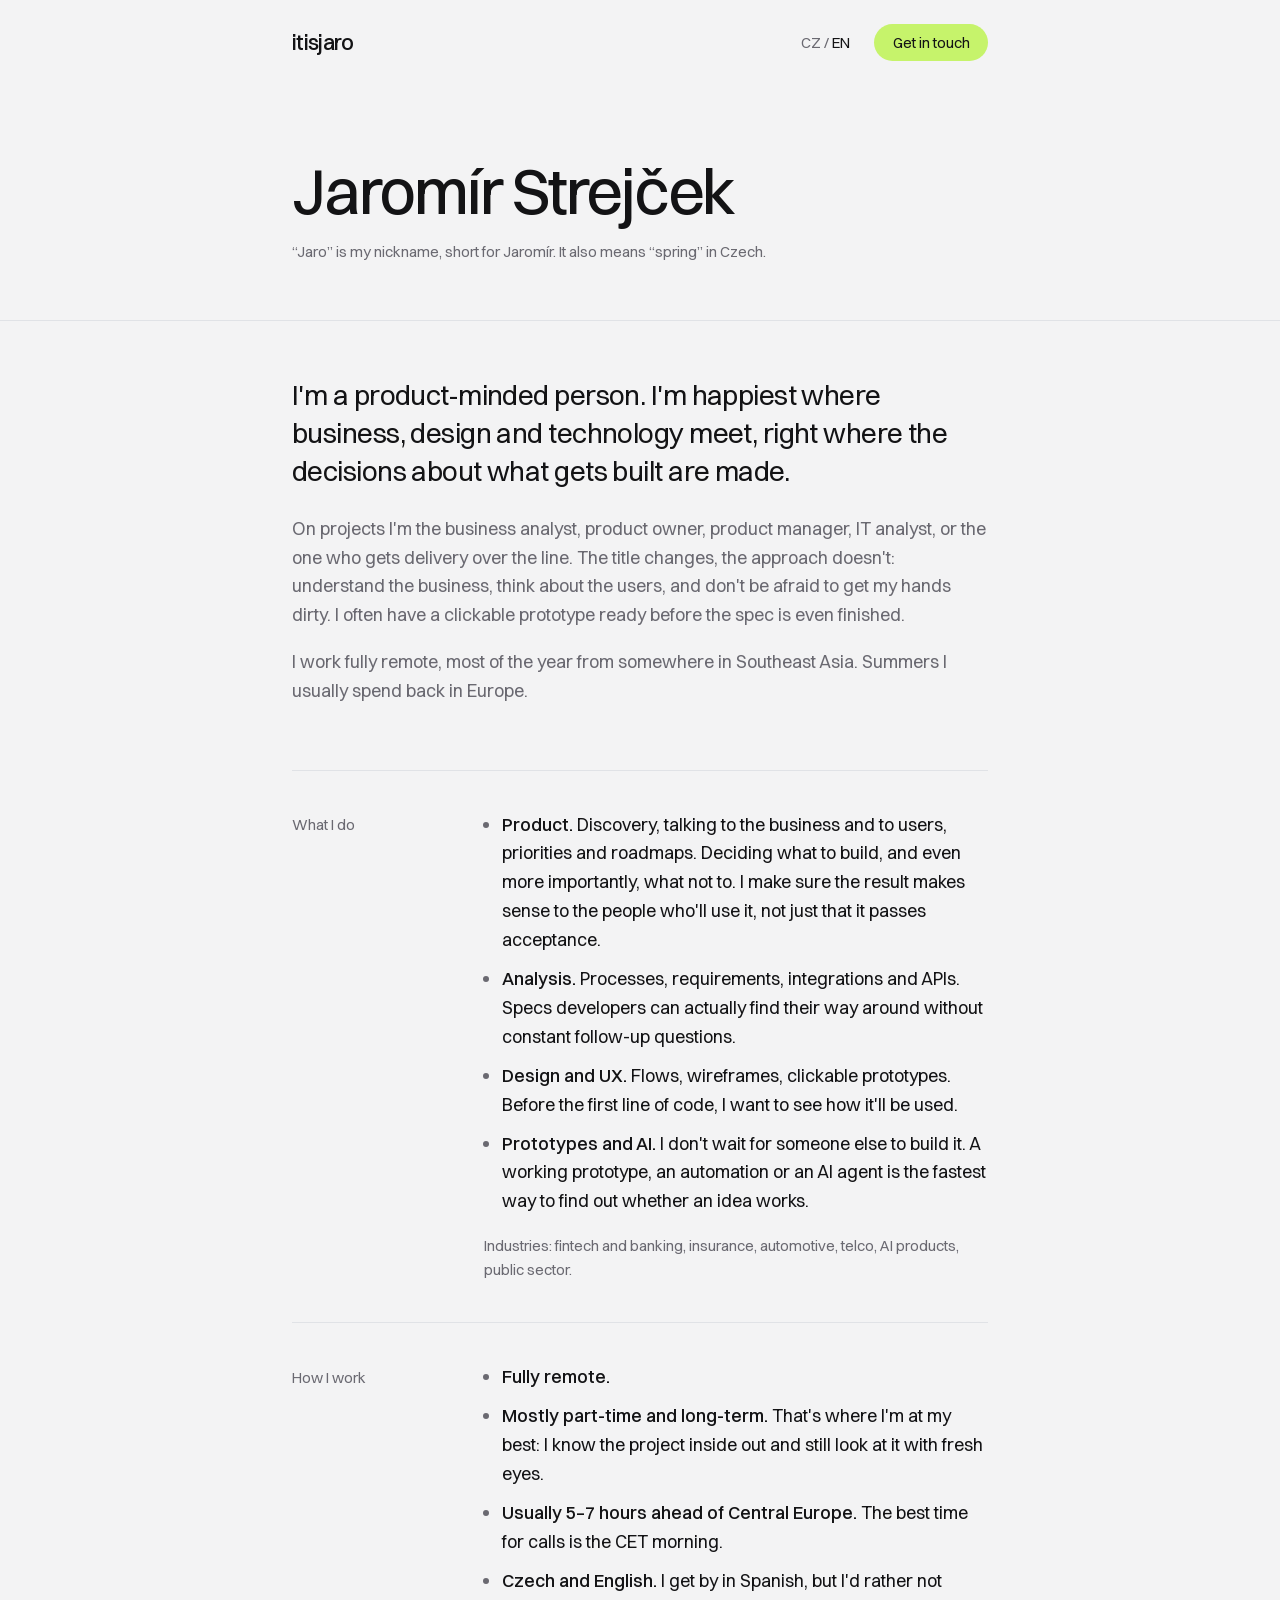
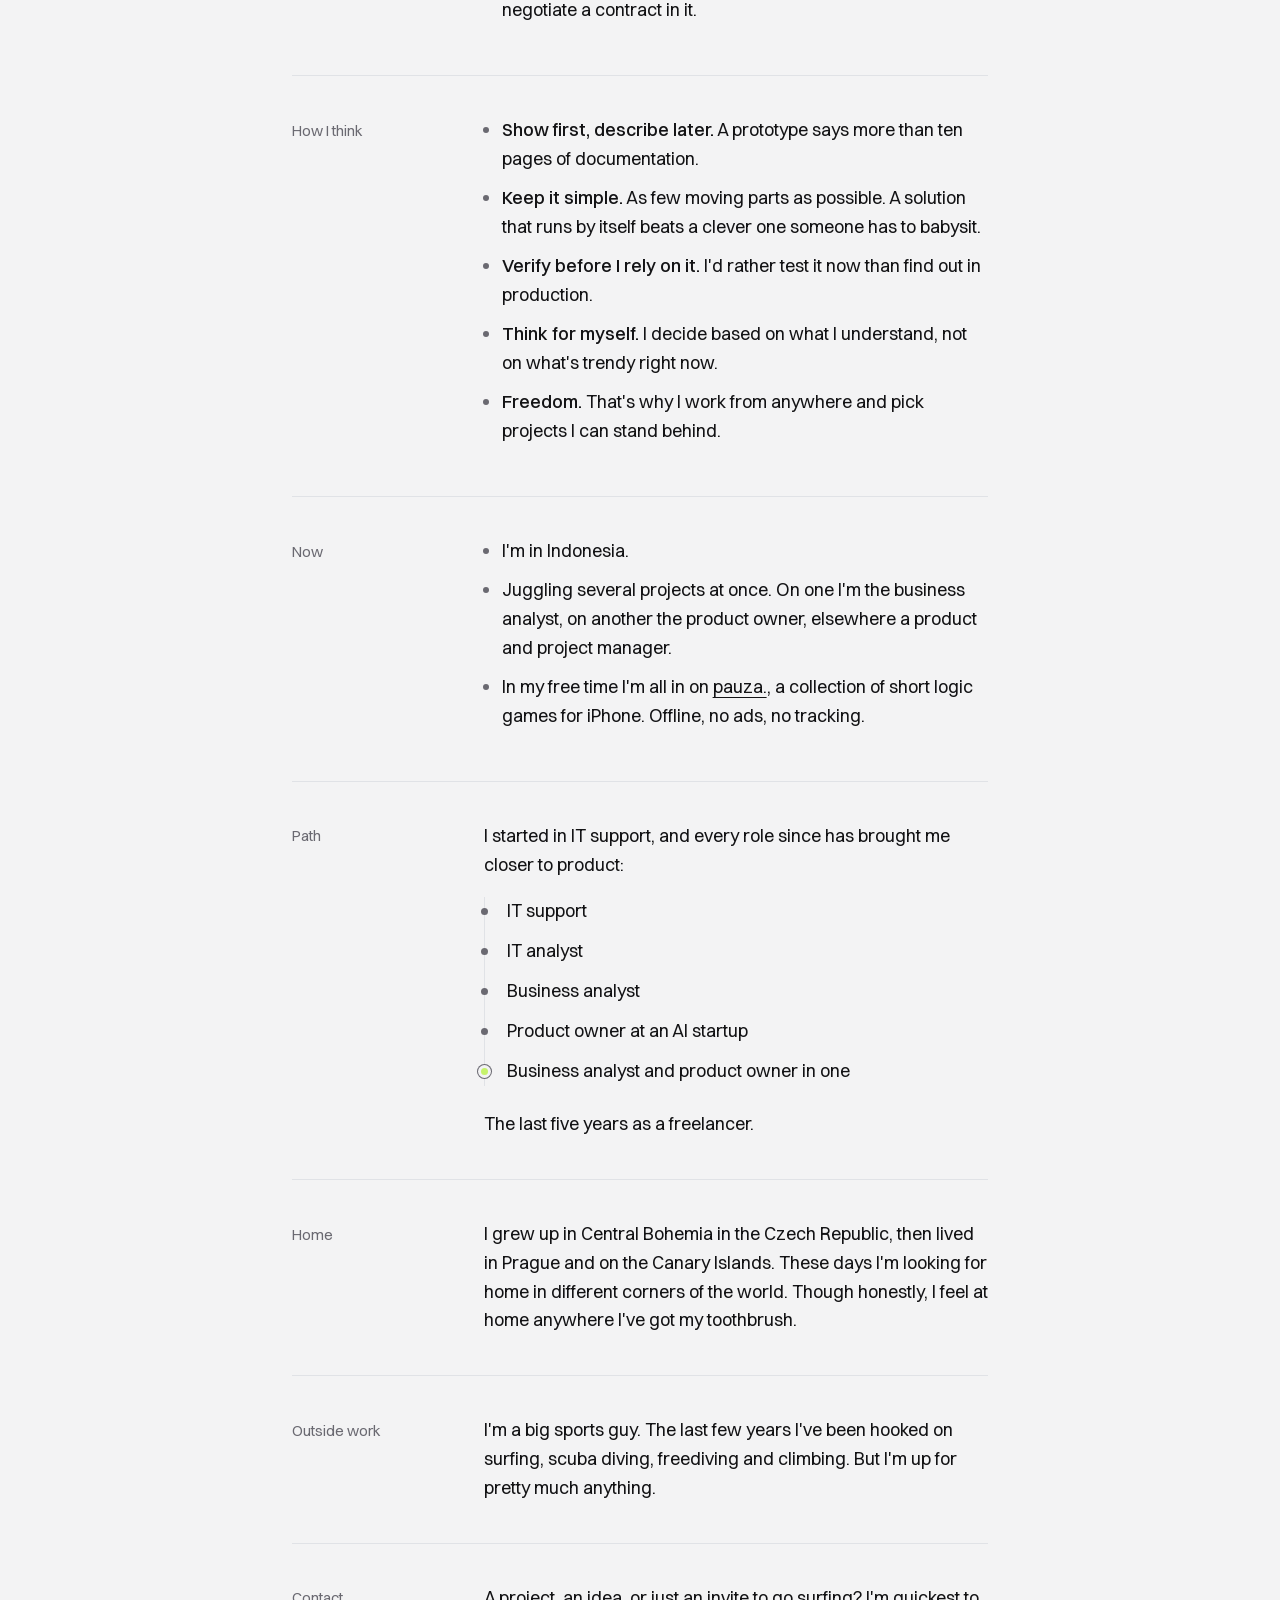
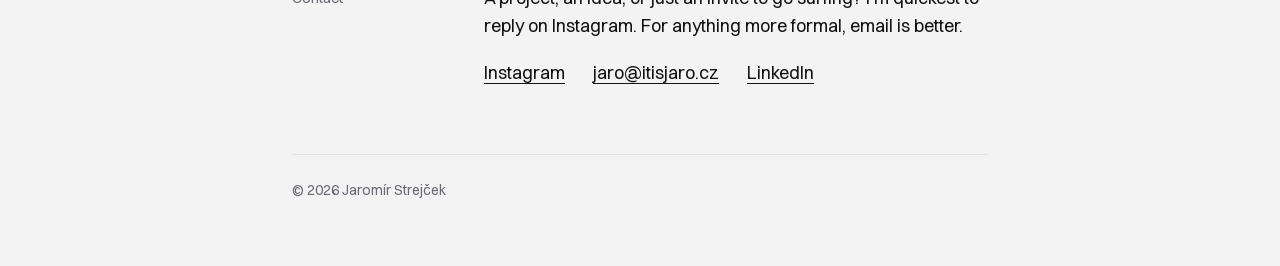
<file: index.html>
<!doctype html>
<html lang="cs">
<head>
  <meta charset="utf-8">
  <meta name="viewport" content="width=device-width, initial-scale=1">
  <title>Jaromír Strejček</title>
  <meta name="description" content="Jaro Strejček – produkťák na volné noze. Business analytik, product owner a product manager. Plně remote, většinu roku z jihovýchodní Asie.">
  <meta name="author" content="Jaromír Strejček">
  <meta name="theme-color" content="#f3f3f4" media="(prefers-color-scheme: light)">
  <meta name="theme-color" content="#131315" media="(prefers-color-scheme: dark)">
  <script>
    // Při příchodu zvenku přesměruje podle uložené volby, jinak podle jazyka prohlížeče. Vyhledávače a AI agenty ne.
    (function () {
      var d = document.documentElement, lang = null;
      try { lang = localStorage.getItem('itisjaro.lang'); } catch (e) {}
      if (document.referrer.indexOf(location.origin + '/') === 0) return;
      if (/bot|crawl|spider|slurp|agent|gpt|claude|perplexity|facebookexternalhit|preview|lighthouse/i.test(navigator.userAgent)) return;
      if (lang !== 'cs' && lang !== 'en') {
        lang = 'en';
        var prefs = navigator.languages || [navigator.language || ''];
        for (var i = 0; i < prefs.length; i++) {
          if (/^(cs|sk)\b/i.test(prefs[i])) { lang = 'cs'; break; }
          if (/^en\b/i.test(prefs[i])) break;
        }
      }
      if (lang !== d.lang) location.replace(lang === 'en' ? '/en/' : '/');
    })();
  </script>
  <link rel="canonical" href="https://itisjaro.cz/">
  <link rel="alternate" hreflang="cs" href="https://itisjaro.cz/">
  <link rel="alternate" hreflang="en" href="https://itisjaro.cz/en/">
  <link rel="alternate" hreflang="x-default" href="https://itisjaro.cz/en/">
  <link rel="alternate" type="text/plain" href="https://itisjaro.cz/llms.txt" title="llms.txt">
  <link rel="icon" href="/favicon.ico" sizes="32x32">
  <link rel="icon" href="/img/icon-192.png" type="image/png" sizes="192x192">
  <link rel="apple-touch-icon" href="/apple-touch-icon.png">
  <link rel="preload" href="/fonts/Switzer-Variable.woff2" as="font" type="font/woff2" crossorigin>
  <link rel="stylesheet" href="/style.css">
  <script src="/site.js" defer></script>

  <meta property="og:type" content="profile">
  <meta property="og:site_name" content="Jaromír Strejček">
  <meta property="og:title" content="Jaromír „Jaro“ Strejček">
  <meta property="og:description" content="Produkťák na volné noze. Business analytik, product owner, product manager. Plně remote z jihovýchodní Asie.">
  <meta property="og:url" content="https://itisjaro.cz/">
  <meta property="og:image" content="https://itisjaro.cz/img/og-cs.png">
  <meta property="og:image:width" content="1200">
  <meta property="og:image:height" content="630">
  <meta property="og:locale" content="cs_CZ">
  <meta property="og:locale:alternate" content="en_US">
  <meta property="profile:first_name" content="Jaromír">
  <meta property="profile:last_name" content="Strejček">
  <meta name="twitter:card" content="summary_large_image">

  <script type="application/ld+json">
  {
    "@context": "https://schema.org",
    "@type": "ProfilePage",
    "url": "https://itisjaro.cz/",
    "inLanguage": "cs",
    "dateModified": "2026-10-19",
    "mainEntity": {
      "@type": "Person",
      "@id": "https://itisjaro.cz/#jaro",
      "name": "Jaromír Strejček",
      "alternateName": ["Jaro", "Jaro Strejček", "Jaromir Strejcek", "itisjaro"],
      "url": "https://itisjaro.cz/",
      "email": "mailto:jaro@itisjaro.cz",
      "jobTitle": "Business analytik, product owner a product manager na volné noze",
      "description": "Produkťák na volné noze. Dělá business analytika, product ownera, product managera nebo IT analytika, občas táhne delivery. Design a UX, prototypy, AI a automatizace. Plně remote, většinu roku v jihovýchodní Asii, léto v Evropě.",
      "nationality": "Czech",
      "knowsLanguage": ["cs", "en", "es"],
      "knowsAbout": ["Product management", "Product ownership", "Business analýza", "IT analýza", "Delivery management", "UX design", "Prototypování", "Fintech", "Mobilní bankovnictví", "AI agenti", "Automatizace"],
      "sameAs": [
        "https://www.linkedin.com/in/strejcekjaromir",
        "https://www.instagram.com/itisjaro"
      ]
    }
  }
  </script>
</head>
<body>
<div class="page">

  <header class="top">
    <a class="brand" href="/">itisjaro</a>
    <div class="top-right">
      <nav class="lang" aria-label="Jazyk">
      <a href="/" hreflang="cs" lang="cs" aria-current="page">CZ</a>
      <span aria-hidden="true">/</span>
      <a href="/en/" hreflang="en" lang="en">EN</a>
      </nav>
      <a class="cta" href="#kontakt">Napiš mi</a>
    </div>
  </header>

  <main>
    <div class="intro">
      <h1>Jaromír Strejček</h1>
      <p class="nick">„Jaro“ je přezdívka, zkrácenina Jaromíra. A ano, jako roční období.</p>
    </div>
    <hr class="full">
    <div class="hero">
      <p class="lead">Jsem produktově založený člověk. Nejradši jsem na pomezí byznysu, designu a technologií, tam, kde se rozhoduje, co se bude dělat.</p>
      <p>Na projektech dělám business analytika, product ownera, product managera nebo IT analytika, občas táhnu delivery. Role se mění, přístup ne: pochopit byznys, myslet na uživatele a nebát se přiložit ruku k dílu. Klikací prototyp mívám často hotový dřív, než někdo dopíše zadání.</p>
      <p>Pracuju plně remote, většinu roku někde v jihovýchodní Asii. Léto obvykle trávím v Evropě.</p>
    </div>

    <section id="co-delam">
      <h2>Co dělám</h2>
      <div>
        <ul>
          <li><strong>Produkt.</strong> Discovery, rozhovory s byznysem i uživateli, priority a roadmapa. Rozhoduju, co se bude dělat, a hlavně co ne. Hlídám, aby výsledek dával smysl lidem, kteří ho budou používat, a ne jen aby prošel akceptací.</li>
          <li><strong>Analýza.</strong> Procesy, požadavky, integrace a API. Píšu zadání, ve kterém se vývojáři vyznají a nemusí se pořád doptávat.</li>
          <li><strong>Design a UX.</strong> User flow, wireframy, klikací prototypy. Než se napíše první řádek kódu, chci vidět, jak se to bude používat.</li>
          <li><strong>Prototypy a AI.</strong> Nečekám, až to za mě udělá někdo jiný. Funkční prototyp, automatizace nebo AI agent je nejrychlejší způsob, jak ověřit, jestli nápad funguje.</li>
        </ul>
        <p class="note">Obory: fintech a bankovnictví, pojišťovnictví, automotive, telco, AI produkty, veřejná správa.</p>
      </div>
    </section>

    <section id="jak-pracuju">
      <h2>Jak pracuju</h2>
      <div>
        <ul>
          <li><strong>Plně remote.</strong></li>
          <li><strong>Nejčastěji part-time a dlouhodobě.</strong> Tak mi to sedí nejvíc: projekt znám do hloubky a pořád na něj mám čerstvou hlavu.</li>
          <li><strong>Oproti Evropě jsem obvykle 5–7 hodin napřed.</strong> Cally si nejradši dávám na evropské dopoledne (CET).</li>
          <li><strong>Čeština a angličtina.</strong> Španělsky se domluvím, ale smlouvu bych v ní radši nevyjednával.</li>
        </ul>
      </div>
    </section>

    <section id="jak-premyslim">
      <h2>Jak přemýšlím</h2>
      <div>
        <ul>
          <li><strong>Nejdřív ukázat, pak popisovat.</strong> Prototyp řekne víc než deset stran dokumentace.</li>
          <li><strong>Jednoduše.</strong> Čím míň se toho může rozbít, tím líp. Radši jednoduché řešení, které běží samo, než chytré, o které se musí pořád někdo starat.</li>
          <li><strong>Nejdřív ověřit.</strong> Radši si to vyzkouším hned, než abych na problém narazil až na produkci.</li>
          <li><strong>Vlastní hlavou.</strong> Rozhoduju podle toho, čemu rozumím, ne podle toho, co je zrovna v kurzu.</li>
          <li><strong>Svoboda.</strong> Proto pracuju odkudkoliv a beru projekty, za kterými si můžu stát.</li>
        </ul>
      </div>
    </section>

    <section id="ted">
      <h2>Teď</h2>
      <div>
        <ul>
          <li>Jsem v Indonésii.</li>
          <li>Mám rozjetých několik projektů najednou. Někde dělám business analytika, jinde product ownera, jinde product nebo project managera.</li>
          <li>Ve volném čase se naplno věnuju <a href="https://pauzadot.cz">pauza.</a>, sbírce krátkých logických her pro iPhone. Offline, bez reklam a bez sledování.</li>
        </ul>
      </div>
    </section>

    <section id="cesta">
      <h2>Cesta</h2>
      <div>
        <p>Začínal jsem na IT supportu a s každou další rolí jsem se dostal blíž k produktu:</p>
        <ol class="path">
          <li>IT support</li>
          <li>IT analytik</li>
          <li>Business analytik</li>
          <li>Product owner v AI startupu</li>
          <li>Business analytik a product owner zároveň</li>
        </ol>
        <p>Posledních pět let jsem na volné noze.</p>
      </div>
    </section>

    <section id="domov">
      <h2>Domov</h2>
      <div>
        <p>Vyrostl jsem ve středních Čechách, pak jsem žil v Praze a na Kanárech. Teď si domov hledám různě po světě. Ale upřímně, doma jsem všude, kde mám zubní kartáček.</p>
      </div>
    </section>

    <section id="mimo-praci">
      <h2>Mimo práci</h2>
      <div>
        <p>Jsem hodně sportovní typ. Posledních pár let mě nejvíc chytil surf, scuba diving, freediving a lezení. Ale přemluvit se nechám skoro na cokoliv.</p>
      </div>
    </section>

    <section id="kontakt">
      <h2>Kontakt</h2>
      <div>
        <p>Máš projekt, nápad, nebo mě chceš vytáhnout na surf? Nejrychleji odpovídám na Instagramu, na cokoliv formálnějšího radši e-mail.</p>
        <ul class="links">
          <li><a href="https://www.instagram.com/itisjaro" rel="me">Instagram</a></li>
          <li><a href="mailto:jaro@itisjaro.cz">jaro@itisjaro.cz</a></li>
          <li><a href="https://www.linkedin.com/in/strejcekjaromir" rel="me">LinkedIn</a></li>
        </ul>
      </div>
    </section>
  </main>

  <footer>
    © 2026 Jaromír Strejček
  </footer>

</div>
</body>
</html>
</file>
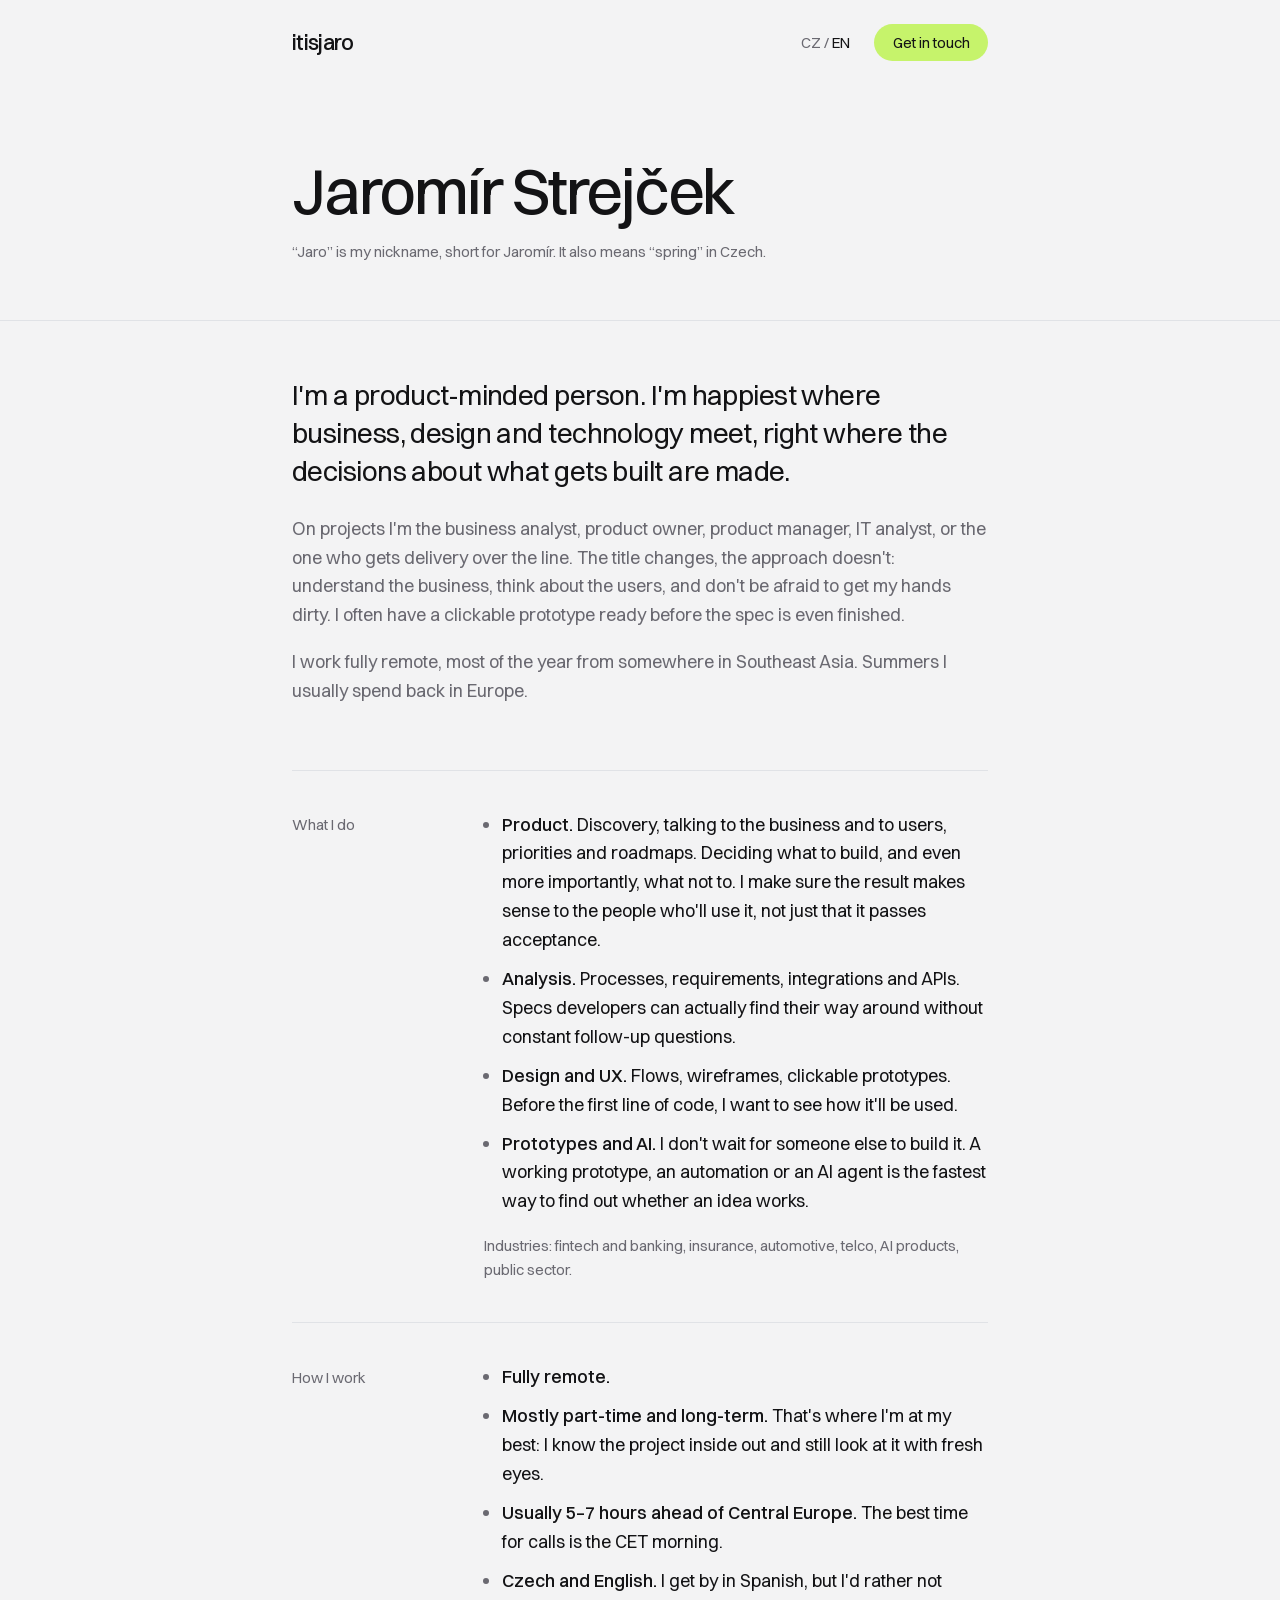
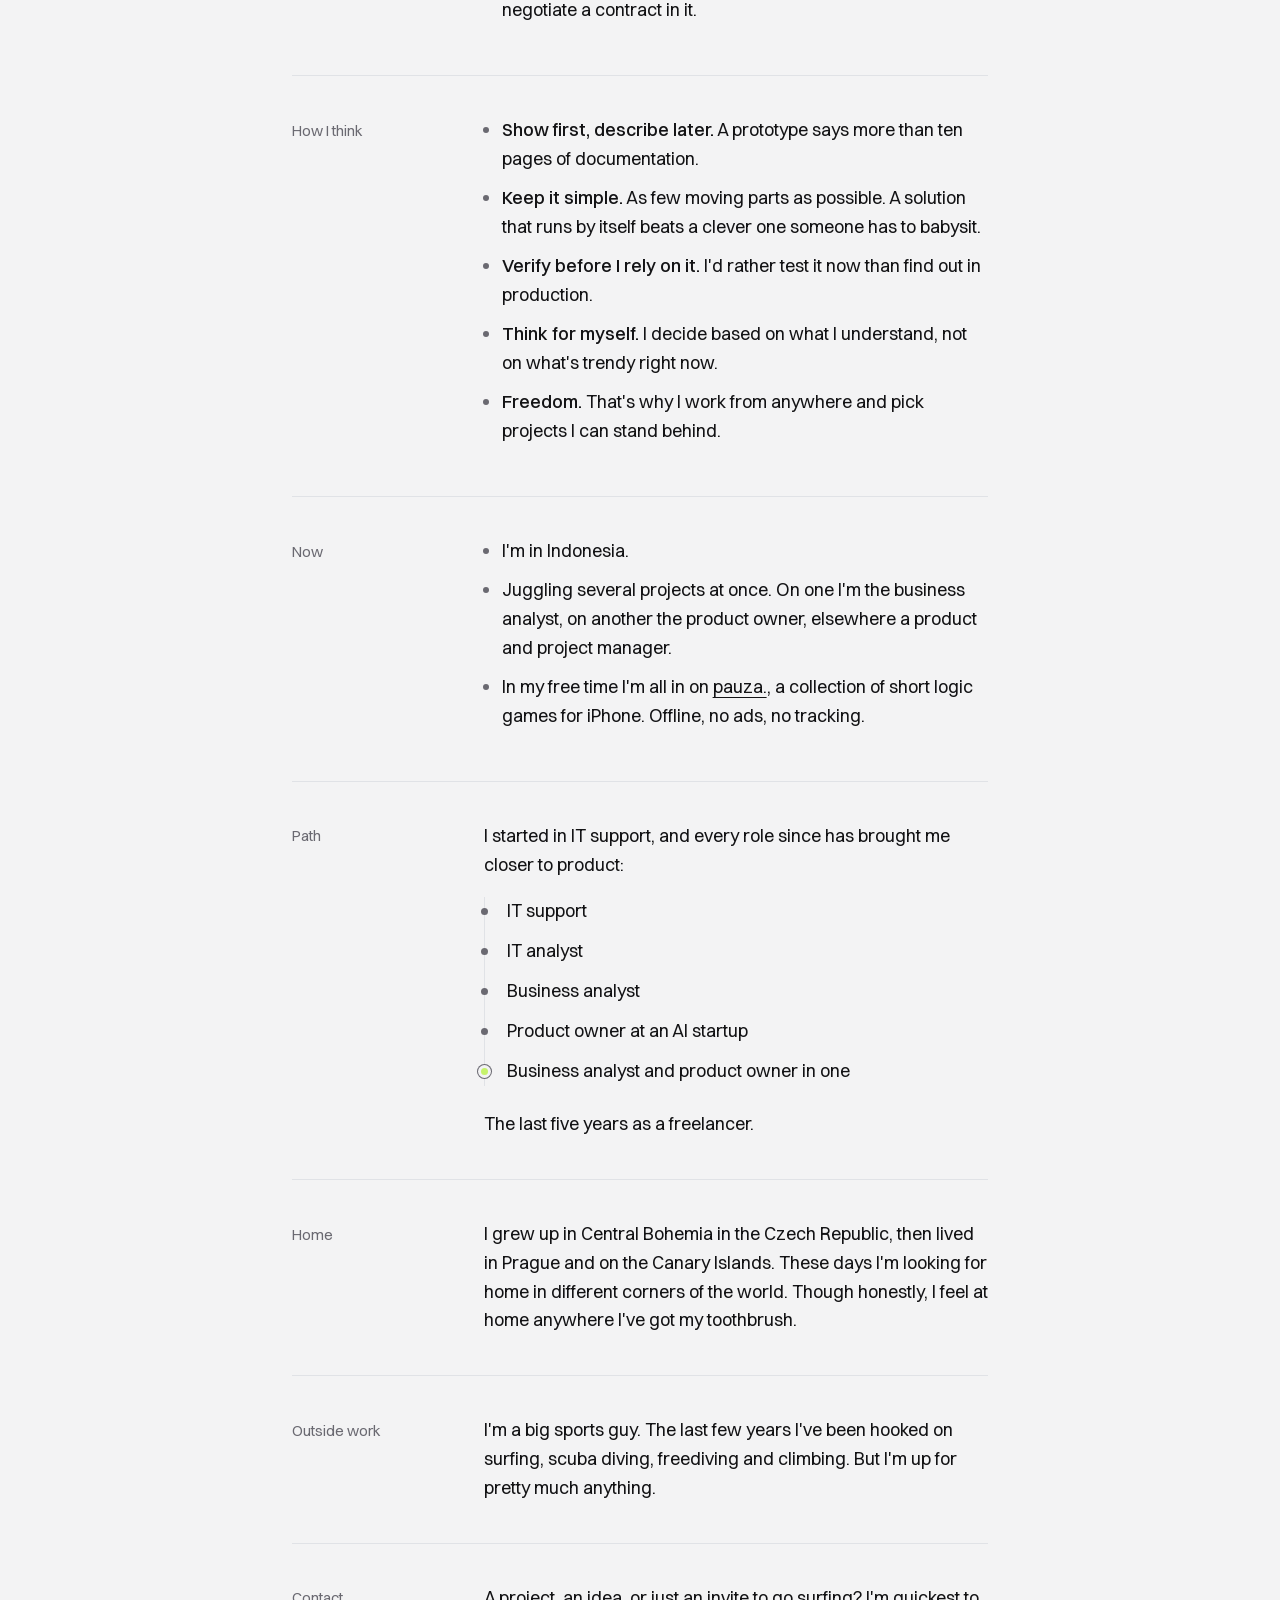
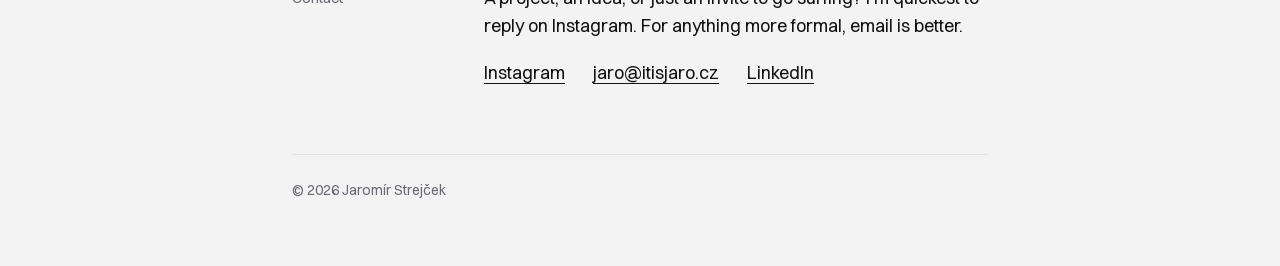
<file: en/index.html>
<!doctype html>
<html lang="en">
<head>
  <meta charset="utf-8">
  <meta name="viewport" content="width=device-width, initial-scale=1">
  <title>Jaromír Strejček</title>
  <meta name="description" content="Jaro Strejček – product-minded freelance business analyst, product owner and product manager. Fully remote, most of the year from Southeast Asia.">
  <meta name="author" content="Jaromír Strejček">
  <meta name="theme-color" content="#f3f3f4" media="(prefers-color-scheme: light)">
  <meta name="theme-color" content="#131315" media="(prefers-color-scheme: dark)">
  <script>
    // On arrival from outside, redirect by saved choice, otherwise by browser language. Never for crawlers and AI agents.
    (function () {
      var d = document.documentElement, lang = null;
      try { lang = localStorage.getItem('itisjaro.lang'); } catch (e) {}
      if (document.referrer.indexOf(location.origin + '/') === 0) return;
      if (/bot|crawl|spider|slurp|agent|gpt|claude|perplexity|facebookexternalhit|preview|lighthouse/i.test(navigator.userAgent)) return;
      if (lang !== 'cs' && lang !== 'en') {
        lang = 'en';
        var prefs = navigator.languages || [navigator.language || ''];
        for (var i = 0; i < prefs.length; i++) {
          if (/^(cs|sk)\b/i.test(prefs[i])) { lang = 'cs'; break; }
          if (/^en\b/i.test(prefs[i])) break;
        }
      }
      if (lang !== d.lang) location.replace(lang === 'en' ? '/en/' : '/');
    })();
  </script>
  <link rel="canonical" href="https://itisjaro.cz/en/">
  <link rel="alternate" hreflang="cs" href="https://itisjaro.cz/">
  <link rel="alternate" hreflang="en" href="https://itisjaro.cz/en/">
  <link rel="alternate" hreflang="x-default" href="https://itisjaro.cz/en/">
  <link rel="alternate" type="text/plain" href="https://itisjaro.cz/llms.txt" title="llms.txt">
  <link rel="icon" href="/favicon.ico" sizes="32x32">
  <link rel="icon" href="/img/icon-192.png" type="image/png" sizes="192x192">
  <link rel="apple-touch-icon" href="/apple-touch-icon.png">
  <link rel="preload" href="/fonts/Switzer-Variable.woff2" as="font" type="font/woff2" crossorigin>
  <link rel="stylesheet" href="/style.css">
  <script src="/site.js" defer></script>

  <meta property="og:type" content="profile">
  <meta property="og:site_name" content="Jaromír Strejček">
  <meta property="og:title" content="Jaromír “Jaro” Strejček">
  <meta property="og:description" content="Product person. Business analyst, product owner, product manager. Fully remote from Southeast Asia.">
  <meta property="og:url" content="https://itisjaro.cz/en/">
  <meta property="og:image" content="https://itisjaro.cz/img/og-en.png">
  <meta property="og:image:width" content="1200">
  <meta property="og:image:height" content="630">
  <meta property="og:locale" content="en_US">
  <meta property="og:locale:alternate" content="cs_CZ">
  <meta property="profile:first_name" content="Jaromír">
  <meta property="profile:last_name" content="Strejček">
  <meta name="twitter:card" content="summary_large_image">

  <script type="application/ld+json">
  {
    "@context": "https://schema.org",
    "@type": "ProfilePage",
    "url": "https://itisjaro.cz/en/",
    "inLanguage": "en",
    "dateModified": "2026-10-19",
    "mainEntity": {
      "@type": "Person",
      "@id": "https://itisjaro.cz/#jaro",
      "name": "Jaromír Strejček",
      "alternateName": ["Jaro", "Jaro Strejček", "Jaromir Strejcek", "itisjaro"],
      "url": "https://itisjaro.cz/en/",
      "email": "mailto:jaro@itisjaro.cz",
      "jobTitle": "Product-minded business analyst, product owner and product manager",
      "description": "Freelance product person. Works as a business analyst, product owner, product manager, IT analyst or in delivery. Design and UX, prototyping, AI and automation. Fully remote, most of the year from Southeast Asia, summers in Europe.",
      "nationality": "Czech",
      "knowsLanguage": ["cs", "en", "es"],
      "knowsAbout": ["Product management", "Product ownership", "Business analysis", "IT analysis", "Delivery management", "UX design", "Prototyping", "Fintech", "Mobile banking", "AI agents", "Automation"],
      "sameAs": [
        "https://www.linkedin.com/in/strejcekjaromir",
        "https://www.instagram.com/itisjaro"
      ]
    }
  }
  </script>
</head>
<body>
<div class="page">

  <header class="top">
    <a class="brand" href="/en/">itisjaro</a>
    <div class="top-right">
      <nav class="lang" aria-label="Language">
      <a href="/" hreflang="cs" lang="cs">CZ</a>
      <span aria-hidden="true">/</span>
      <a href="/en/" hreflang="en" lang="en" aria-current="page">EN</a>
      </nav>
      <a class="cta" href="#contact">Get in touch</a>
    </div>
  </header>

  <main>
    <div class="intro">
      <h1>Jaromír Strejček</h1>
      <p class="nick">“Jaro” is my nickname, short for Jaromír. It also means “spring” in Czech.</p>
    </div>
    <hr class="full">
    <div class="hero">
      <p class="lead">I'm a product-minded person. I'm happiest where business, design and technology meet, right where the decisions about what gets built are made.</p>
      <p>On projects I'm the business analyst, product owner, product manager, IT analyst, or the one who gets delivery over the line. The title changes, the approach doesn't: understand the business, think about the users, and don't be afraid to get my hands dirty. I often have a clickable prototype ready before the spec is even finished.</p>
      <p>I work fully remote, most of the year from somewhere in Southeast Asia. Summers I usually spend back in Europe.</p>
    </div>

    <section id="what-i-do">
      <h2>What I do</h2>
      <div>
        <ul>
          <li><strong>Product.</strong> Discovery, talking to the business and to users, priorities and roadmaps. Deciding what to build, and even more importantly, what not to. I make sure the result makes sense to the people who'll use it, not just that it passes acceptance.</li>
          <li><strong>Analysis.</strong> Processes, requirements, integrations and APIs. Specs developers can actually find their way around without constant follow-up questions.</li>
          <li><strong>Design and UX.</strong> Flows, wireframes, clickable prototypes. Before the first line of code, I want to see how it'll be used.</li>
          <li><strong>Prototypes and AI.</strong> I don't wait for someone else to build it. A working prototype, an automation or an AI agent is the fastest way to find out whether an idea works.</li>
        </ul>
        <p class="note">Industries: fintech and banking, insurance, automotive, telco, AI products, public sector.</p>
      </div>
    </section>

    <section id="how-i-work">
      <h2>How I work</h2>
      <div>
        <ul>
          <li><strong>Fully remote.</strong></li>
          <li><strong>Mostly part-time and long-term.</strong> That's where I'm at my best: I know the project inside out and still look at it with fresh eyes.</li>
          <li><strong>Usually 5–7 hours ahead of Central Europe.</strong> The best time for calls is the CET morning.</li>
          <li><strong>Czech and English.</strong> I get by in Spanish, but I'd rather not negotiate a contract in it.</li>
        </ul>
      </div>
    </section>

    <section id="how-i-think">
      <h2>How I think</h2>
      <div>
        <ul>
          <li><strong>Show first, describe later.</strong> A prototype says more than ten pages of documentation.</li>
          <li><strong>Keep it simple.</strong> As few moving parts as possible. A solution that runs by itself beats a clever one someone has to babysit.</li>
          <li><strong>Verify before I rely on it.</strong> I'd rather test it now than find out in production.</li>
          <li><strong>Think for myself.</strong> I decide based on what I understand, not on what's trendy right now.</li>
          <li><strong>Freedom.</strong> That's why I work from anywhere and pick projects I can stand behind.</li>
        </ul>
      </div>
    </section>

    <section id="now">
      <h2>Now</h2>
      <div>
        <ul>
          <li>I'm in Indonesia.</li>
          <li>Juggling several projects at once. On one I'm the business analyst, on another the product owner, elsewhere a product and project manager.</li>
          <li>In my free time I'm all in on <a href="https://pauzadot.cz/en/">pauza.</a>, a collection of short logic games for iPhone. Offline, no ads, no tracking.</li>
        </ul>
      </div>
    </section>

    <section id="path">
      <h2>Path</h2>
      <div>
        <p>I started in IT support, and every role since has brought me closer to product:</p>
        <ol class="path">
          <li>IT support</li>
          <li>IT analyst</li>
          <li>Business analyst</li>
          <li>Product owner at an AI startup</li>
          <li>Business analyst and product owner in one</li>
        </ol>
        <p>The last five years as a freelancer.</p>
      </div>
    </section>

    <section id="home">
      <h2>Home</h2>
      <div>
        <p>I grew up in Central Bohemia in the Czech Republic, then lived in Prague and on the Canary Islands. These days I'm looking for home in different corners of the world. Though honestly, I feel at home anywhere I've got my toothbrush.</p>
      </div>
    </section>

    <section id="outside-work">
      <h2>Outside work</h2>
      <div>
        <p>I'm a big sports guy. The last few years I've been hooked on surfing, scuba diving, freediving and climbing. But I'm up for pretty much anything.</p>
      </div>
    </section>

    <section id="contact">
      <h2>Contact</h2>
      <div>
        <p>A project, an idea, or just an invite to go surfing? I'm quickest to reply on Instagram. For anything more formal, email is better.</p>
        <ul class="links">
          <li><a href="https://www.instagram.com/itisjaro" rel="me">Instagram</a></li>
          <li><a href="mailto:jaro@itisjaro.cz">jaro@itisjaro.cz</a></li>
          <li><a href="https://www.linkedin.com/in/strejcekjaromir" rel="me">LinkedIn</a></li>
        </ul>
      </div>
    </section>
  </main>

  <footer>
    © 2026 Jaromír Strejček
  </footer>

</div>
</body>
</html>
</file>
<file: style.css>
/* itisjaro.cz – jedna stránka, inspirace bejamas.com: chladná šedá / skoro černá, limetkový akcent,
   písmo Switzer (ITF Free Font License, fonts/), světlý/tmavý režim podle systému */

@font-face {
  font-family: "Switzer";
  font-style: normal;
  font-display: swap;
  font-weight: 100 900;
  src: url(/fonts/Switzer-Variable.woff2) format("woff2");
}

:root {
  --bg: #f3f3f4;
  --text: #131315;
  --muted: #6a6971;
  --line: #e0e2e6;
  --surface: #ffffff;
  --accent: #c6f36b;
  --accent-text: #131315;
  --link: var(--text);
  --font: "Switzer", -apple-system, BlinkMacSystemFont, "Segoe UI", Roboto, Helvetica, Arial, sans-serif;
  color-scheme: light dark;
}

@media (prefers-color-scheme: dark) {
  :root {
    --bg: #131315;
    --text: #f3f3f4;
    --muted: #a3a3ab;
    --line: rgba(255, 255, 255, 0.1);
    --surface: #1c1c1f;
    --link: var(--accent);
  }
}

* { box-sizing: border-box; }

html { -webkit-text-size-adjust: 100%; scroll-behavior: smooth; }

body {
  margin: 0;
  background: var(--bg);
  color: var(--text);
  font: 400 18px/1.6 var(--font);
  -webkit-font-smoothing: antialiased;
}

::selection { background: var(--accent); color: var(--accent-text); }

a { color: var(--link); text-underline-offset: 0.22em; text-decoration-thickness: 1px; }
a:hover { text-decoration-thickness: 2px; }

strong { font-weight: 500; }

.page {
  max-width: 46rem;
  margin: 0 auto;
  padding: 1.5rem 1.25rem 4rem;
}

/* Hlavička */
.top {
  display: flex;
  justify-content: space-between;
  align-items: center;
  margin-bottom: 6rem;
}
.brand {
  font-size: 1.35rem;
  font-weight: 500;
  letter-spacing: -0.03em;
  color: var(--text);
  text-decoration: none;
}
.top-right { display: flex; align-items: center; gap: 1.5rem; }
.lang { font-size: 15px; color: var(--muted); }
.lang a { color: var(--muted); text-decoration: none; }
.lang a:hover { color: var(--text); }
.lang a[aria-current] { color: var(--text); }
.cta {
  display: inline-block;
  padding: 0.6rem 1.15rem;
  border-radius: 999px;
  background: var(--accent);
  color: var(--accent-text);
  font-size: 15px;
  line-height: 1.2;
  text-decoration: none;
  transition: transform 0.15s ease;
}
.cta:hover { transform: translateY(-1px); }

/* Úvod */
.intro { margin-bottom: 3.5rem; }
h1 {
  font-size: 4rem;
  line-height: 1.05;
  font-weight: 450;
  letter-spacing: -0.035em;
  margin: 0 0 1rem;
}
.nick {
  font-size: 15px;
  color: var(--muted);
  margin: 0;
}

hr.full {
  border: 0;
  border-top: 1px solid var(--line);
  width: 100vw;
  margin: 0 0 3.5rem calc(50% - 50vw);
}

.hero { margin-bottom: 4rem; }
.lead {
  font-size: 1.75rem;
  line-height: 1.35;
  letter-spacing: -0.02em;
  margin: 0 0 1.5rem;
}
.hero p:not(.lead) { color: var(--muted); }

/* Sekce: popisek vlevo, obsah vpravo */
section {
  display: grid;
  grid-template-columns: 10rem 1fr;
  gap: 0 2rem;
  padding: 2.5rem 0;
  border-top: 1px solid var(--line);
}
h2 {
  font-size: 15px;
  line-height: 1.75;
  font-weight: 400;
  color: var(--muted);
  margin: 0.1rem 0 0;
}
section > div > :first-child { margin-top: 0; }
section > div > :last-child { margin-bottom: 0; }

ul { padding-left: 1.1rem; }
li { margin-bottom: 0.65rem; }
li::marker { color: var(--muted); }

.note { color: var(--muted); font-size: 15px; }

/* Cesta: kroky se svislou linkou, poslední zvýrazněný akcentem */
ol.path {
  list-style: none;
  padding: 0;
  margin: 0 0 1.5rem;
  border-left: 1px solid var(--line);
}
ol.path li {
  position: relative;
  padding-left: 1.4rem;
  margin-bottom: 0.7rem;
}
ol.path li::before {
  content: "";
  position: absolute;
  left: -4px;
  top: 0.6em;
  width: 7px;
  height: 7px;
  border-radius: 50%;
  background: var(--muted);
}
ol.path li:last-child::before { background: var(--accent); box-shadow: 0 0 0 3px var(--bg), 0 0 0 4px var(--muted); }

.links { list-style: none; padding: 0; display: flex; flex-wrap: wrap; gap: 0.5rem 1.75rem; }

footer {
  border-top: 1px solid var(--line);
  padding-top: 1.5rem;
  margin-top: 1rem;
  font-size: 14px;
  color: var(--muted);
}


@media (max-width: 640px) {
  body { font-size: 17px; }
  .page { padding-top: 1.25rem; }
  .top { margin-bottom: 3.5rem; }
  .top-right { gap: 1rem; }
  .intro { margin-bottom: 2.5rem; }
  h1 { font-size: 2.75rem; }
  hr.full { margin-bottom: 2.5rem; }
  .hero { margin-bottom: 3rem; }
  .lead { font-size: 1.4rem; }
  section { grid-template-columns: 1fr; padding: 2rem 0; }
  h2 { margin-bottom: 0.6rem; }
}
</file>
